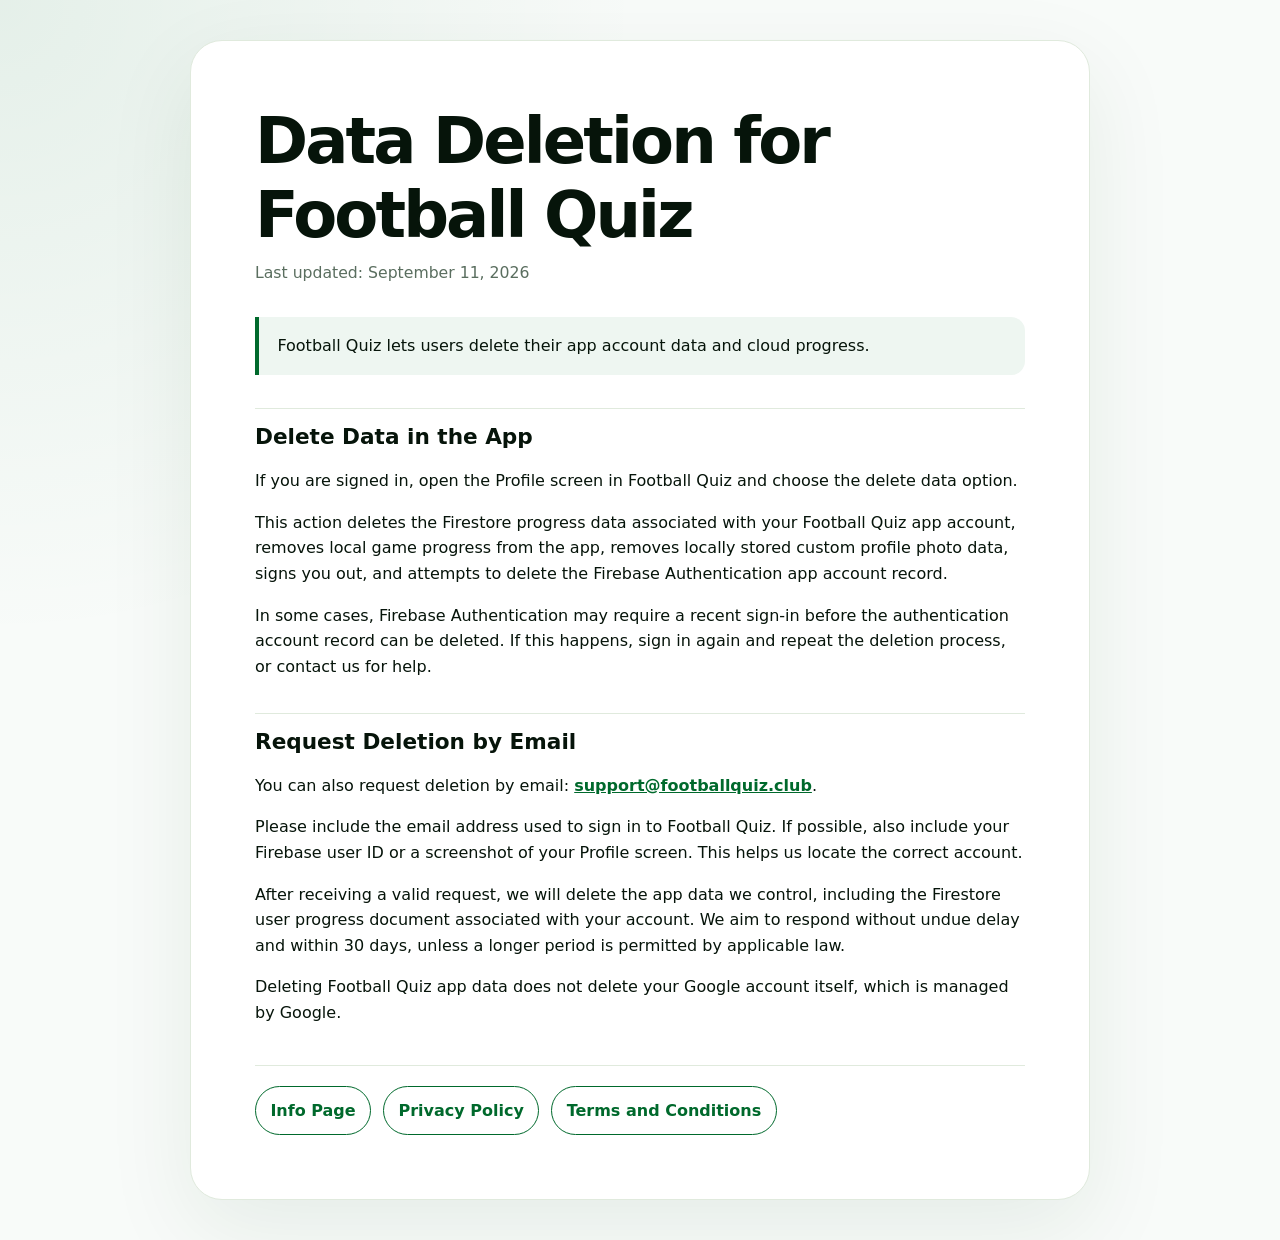
<file: data-deletion.html>
<!doctype html>
<html lang="en">
<head>
  <meta charset="utf-8">
  <meta name="viewport" content="width=device-width, initial-scale=1">
  <title>Data Deletion - Football Quiz</title>
  <link rel="icon" type="image/png" sizes="192x192" href="football_quiz_icon.png">
  <link rel="shortcut icon" type="image/png" href="football_quiz_icon.png">
  <link rel="apple-touch-icon" href="football_quiz_icon.png">
  <style>
    :root { 
      color-scheme: light; 
      --bg: #f8fbf9; 
      --paper: #ffffff; 
      --ink: #06140a; 
      --muted: #5a6e5f; 
      --accent: #00692c; 
      --line: #e0eadd; 
    }
    * { box-sizing: border-box; }
    body { 
      margin: 0; 
      background: radial-gradient(circle at top left, rgba(0, 105, 44, 0.08), transparent 40rem), #f8fbf9; 
      color: var(--ink); 
      font-family: 'Inter', ui-sans-serif, system-ui, -apple-system, sans-serif; 
      line-height: 1.6; 
    }
    main { 
      width: min(900px, calc(100% - 32px)); 
      margin: 40px auto; 
      padding: clamp(24px, 6vw, 64px); 
      background: var(--paper); 
      border: 1px solid var(--line); 
      border-radius: 32px; 
      box-shadow: 0 30px 90px rgba(0, 69, 29, 0.08); 
    }
    h1, h2 { line-height: 1.15; color: var(--ink); }
    h1 { margin: 0 0 8px; font-size: clamp(2.2rem, 5vw, 4rem); letter-spacing: -0.045em; }
    h2 { margin-top: 2.1rem; padding-top: 1rem; border-top: 1px solid var(--line); font-size: 1.35rem; }
    p, li { font-size: 1rem; }
    a { color: var(--accent); font-weight: 700; }
    .meta { margin: 0 0 2rem; color: var(--muted); font-size: 0.98rem; }
    .notice { padding: 1rem 1.15rem; border-left: 4px solid var(--accent); background: #eef6f1; border-radius: 0 14px 14px 0; }
    .nav { display: flex; flex-wrap: wrap; gap: 12px; margin-top: 2.5rem; padding-top: 1.25rem; border-top: 1px solid var(--line); }
    .nav a { display: inline-flex; padding: 0.65rem 0.9rem; border: 1px solid var(--accent); border-radius: 999px; text-decoration: none; }
  </style>
</head>
<body>
  <main>
    <h1>Data Deletion for Football Quiz</h1>
    <p class="meta">Last updated: September 11, 2026</p>
    <p class="notice">Football Quiz lets users delete their app account data and cloud progress.</p>

    <h2>Delete Data in the App</h2>
    <p>If you are signed in, open the Profile screen in Football Quiz and choose the delete data option.</p>
    <p>This action deletes the Firestore progress data associated with your Football Quiz app account, removes local game progress from the app, removes locally stored custom profile photo data, signs you out, and attempts to delete the Firebase Authentication app account record.</p>
    <p>In some cases, Firebase Authentication may require a recent sign-in before the authentication account record can be deleted. If this happens, sign in again and repeat the deletion process, or contact us for help.</p>

    <h2>Request Deletion by Email</h2>
    <p>You can also request deletion by email: <a href="mailto:support@footballquiz.club">support@footballquiz.club</a>.</p>
    <p>Please include the email address used to sign in to Football Quiz. If possible, also include your Firebase user ID or a screenshot of your Profile screen. This helps us locate the correct account.</p>
    <p>After receiving a valid request, we will delete the app data we control, including the Firestore user progress document associated with your account. We aim to respond without undue delay and within 30 days, unless a longer period is permitted by applicable law.</p>
    <p>Deleting Football Quiz app data does not delete your Google account itself, which is managed by Google.</p>

    <nav class="nav" aria-label="Related documents">
      <a href="index.html">Info Page</a>
      <a href="privacy-policy.html">Privacy Policy</a>
      <a href="terms-and-conditions.html">Terms and Conditions</a>
    </nav>
  </main>
</body>
</html>
</file>
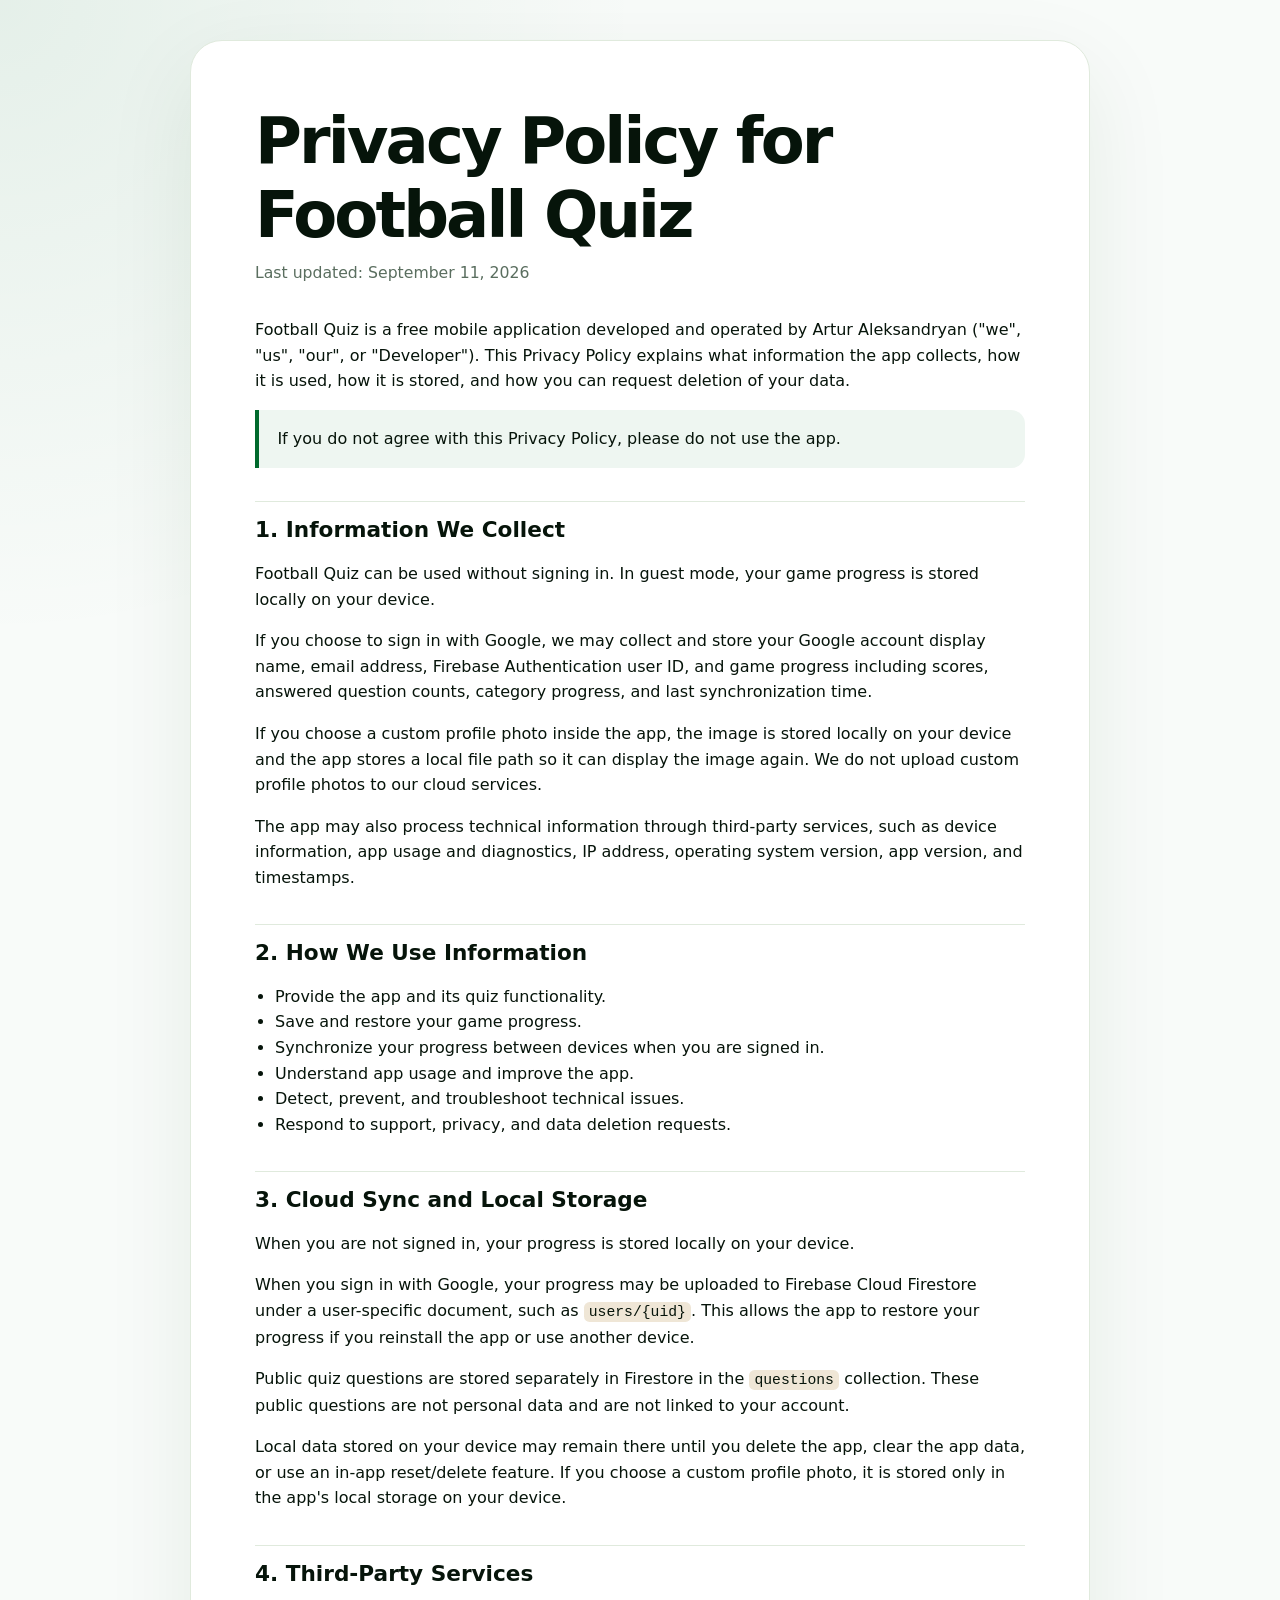
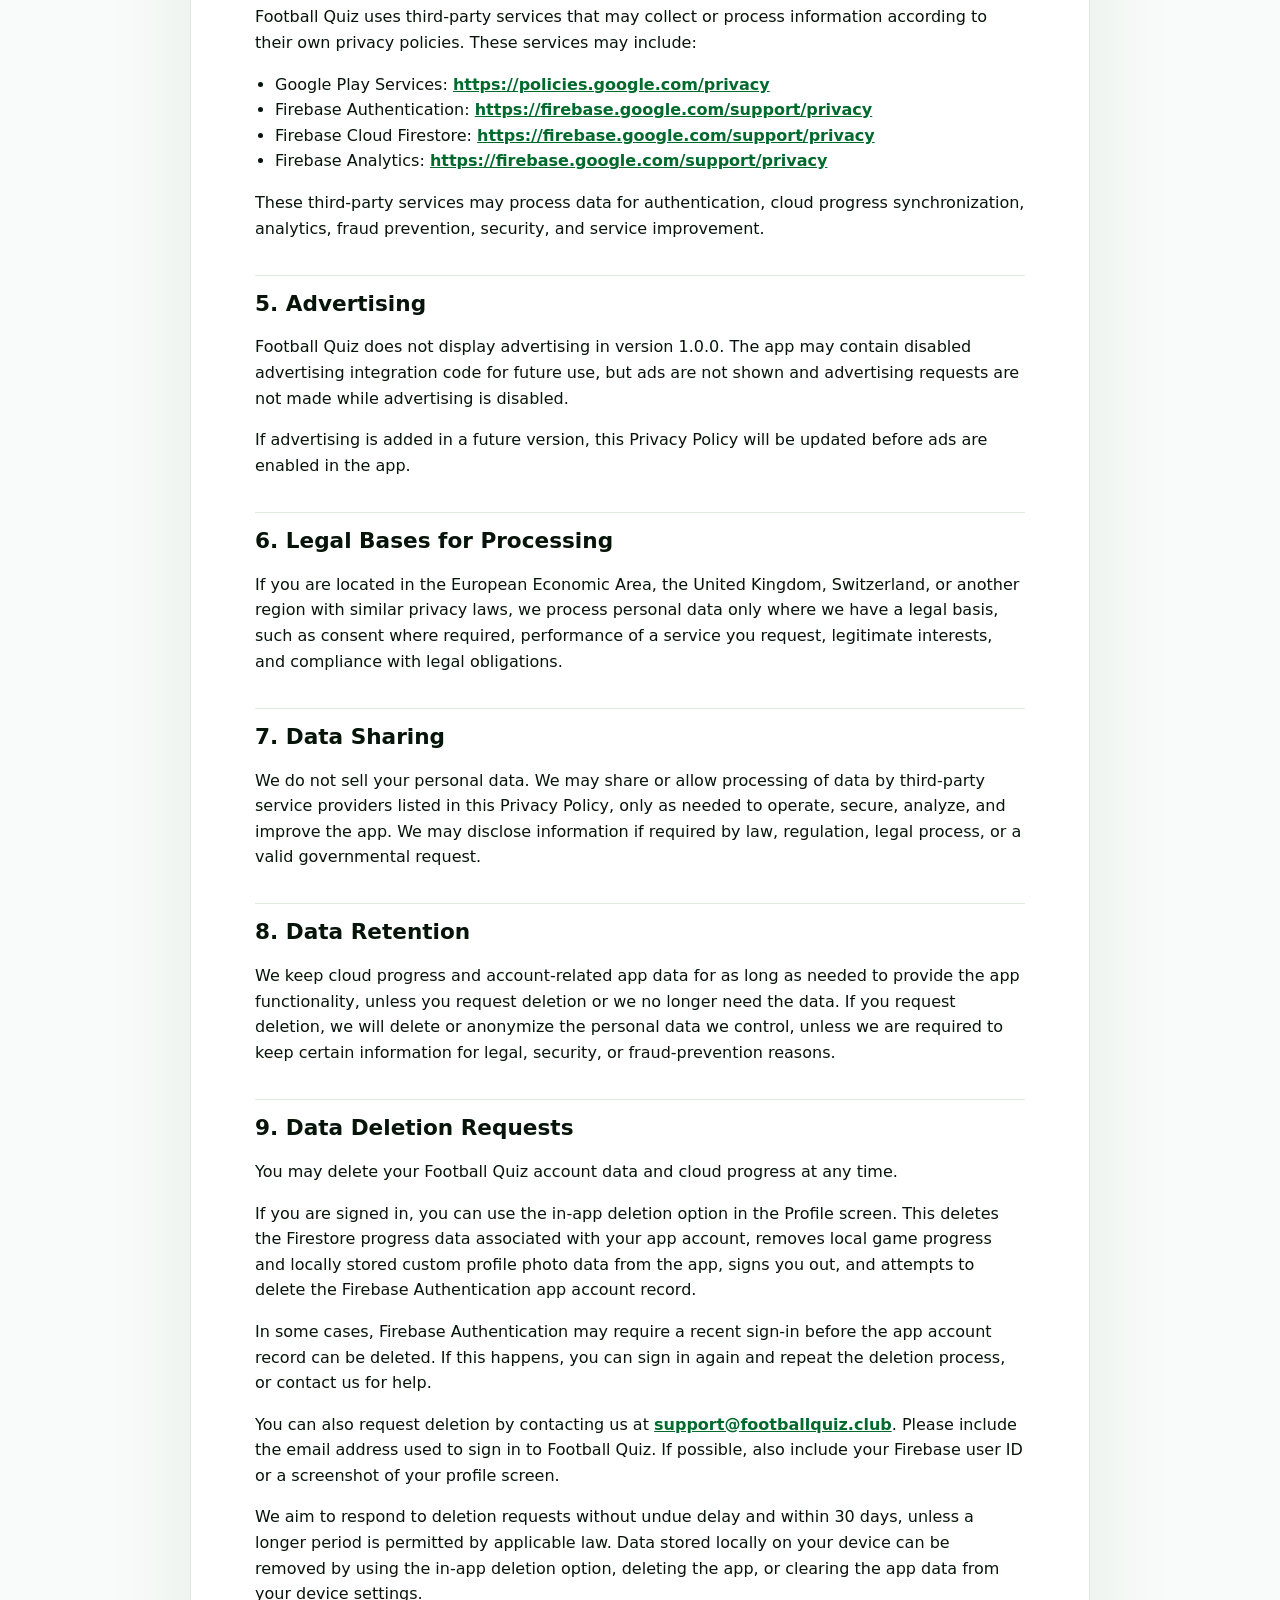
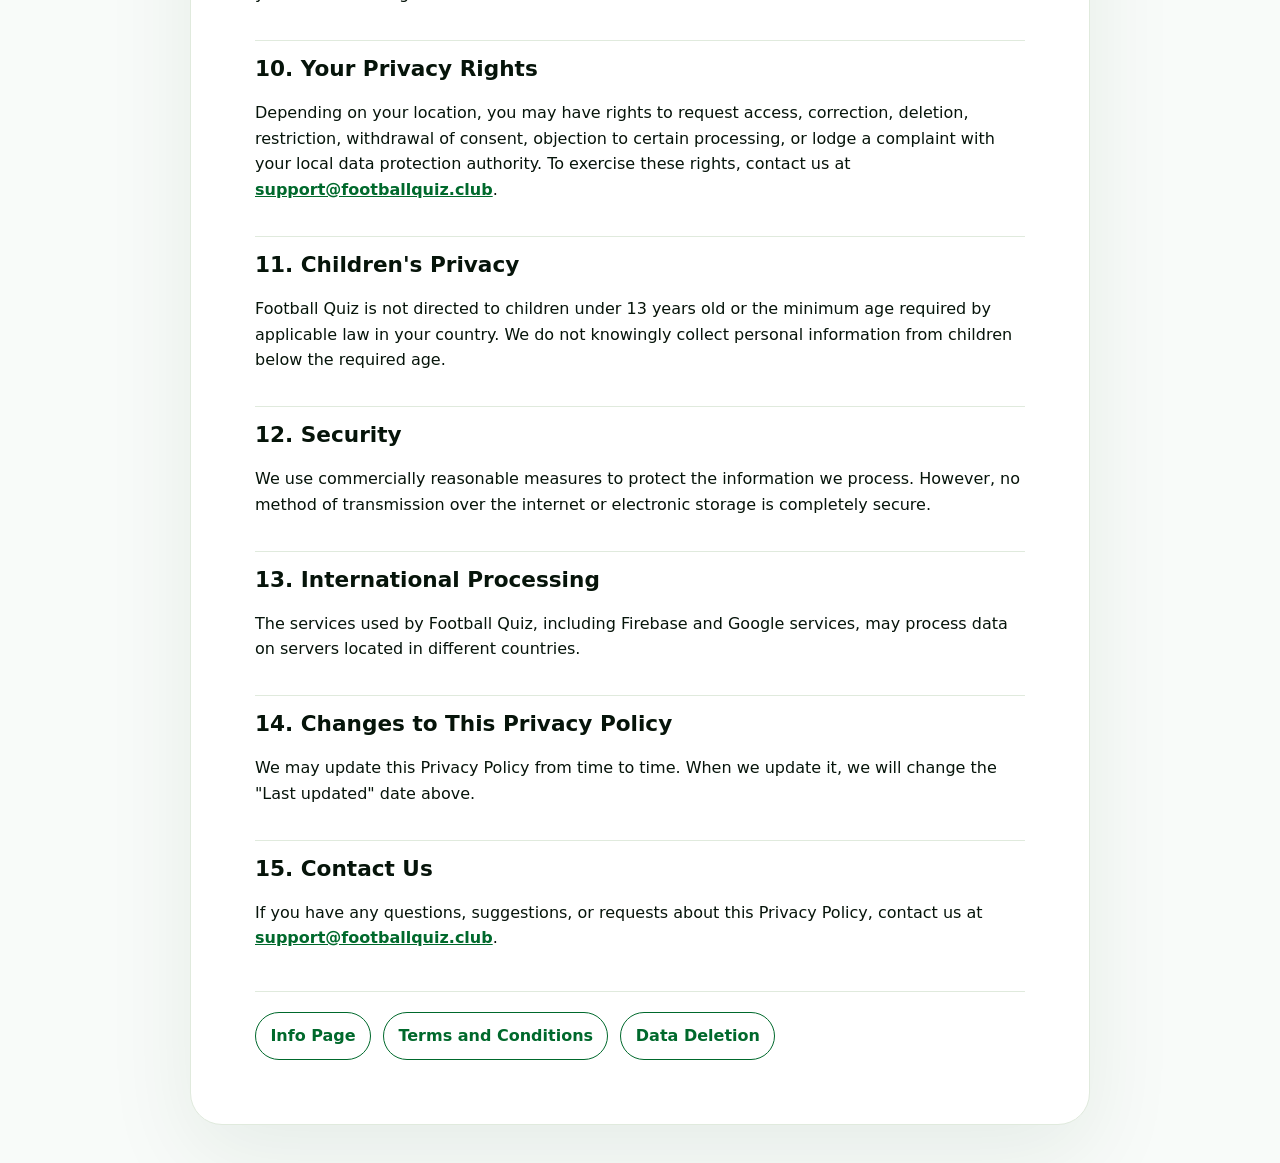
<file: privacy-policy.html>
<!doctype html>
<html lang="en">
<head>
  <meta charset="utf-8">
  <meta name="viewport" content="width=device-width, initial-scale=1">
  <title>Privacy Policy - Football Quiz</title>
  <link rel="icon" type="image/png" sizes="192x192" href="football_quiz_icon.png">
  <link rel="shortcut icon" type="image/png" href="football_quiz_icon.png">
  <link rel="apple-touch-icon" href="football_quiz_icon.png">
  <style>
    :root { 
      color-scheme: light; 
      --bg: #f8fbf9; 
      --paper: #ffffff; 
      --ink: #06140a; 
      --muted: #5a6e5f; 
      --accent: #00692c; 
      --line: #e0eadd; 
    }
    * { box-sizing: border-box; }
    body { 
      margin: 0; 
      background: radial-gradient(circle at top left, rgba(0, 105, 44, 0.08), transparent 40rem), #f8fbf9; 
      color: var(--ink); 
      font-family: 'Inter', ui-sans-serif, system-ui, -apple-system, sans-serif; 
      line-height: 1.6; 
    }
    main { 
      width: min(900px, calc(100% - 32px)); 
      margin: 40px auto; 
      padding: clamp(24px, 6vw, 64px); 
      background: var(--paper); 
      border: 1px solid var(--line); 
      border-radius: 32px; 
      box-shadow: 0 30px 90px rgba(0, 69, 29, 0.08); 
    }
    h1, h2 { line-height: 1.15; color: var(--ink); }
    h1 { margin: 0 0 8px; font-size: clamp(2.2rem, 5vw, 4rem); letter-spacing: -0.045em; }
    h2 { margin-top: 2.1rem; padding-top: 1rem; border-top: 1px solid var(--line); font-size: 1.35rem; }
    p, li { font-size: 1rem; }
    a { color: var(--accent); font-weight: 700; }
    ul { padding-left: 1.25rem; }
    code { padding: 0.12rem 0.32rem; border-radius: 0.35rem; background: #efe6d6; font-family: "SFMono-Regular", Consolas, monospace; font-size: 0.92em; }
    .meta { margin: 0 0 2rem; color: var(--muted); font-size: 0.98rem; }
    .notice { padding: 1rem 1.15rem; border-left: 4px solid var(--accent); background: #eef6f1; border-radius: 0 14px 14px 0; }
    .nav { display: flex; flex-wrap: wrap; gap: 12px; margin-top: 2.5rem; padding-top: 1.25rem; border-top: 1px solid var(--line); }
    .nav a { display: inline-flex; padding: 0.65rem 0.9rem; border: 1px solid var(--accent); border-radius: 999px; text-decoration: none; }
  </style>
</head>
<body>
  <main>
    <h1>Privacy Policy for Football Quiz</h1>
    <p class="meta">Last updated: September 11, 2026</p>
    <p>Football Quiz is a free mobile application developed and operated by Artur Aleksandryan ("we", "us", "our", or "Developer"). This Privacy Policy explains what information the app collects, how it is used, how it is stored, and how you can request deletion of your data.</p>
    <p class="notice">If you do not agree with this Privacy Policy, please do not use the app.</p>

    <h2>1. Information We Collect</h2>
    <p>Football Quiz can be used without signing in. In guest mode, your game progress is stored locally on your device.</p>
    <p>If you choose to sign in with Google, we may collect and store your Google account display name, email address, Firebase Authentication user ID, and game progress including scores, answered question counts, category progress, and last synchronization time.</p>
    <p>If you choose a custom profile photo inside the app, the image is stored locally on your device and the app stores a local file path so it can display the image again. We do not upload custom profile photos to our cloud services.</p>
    <p>The app may also process technical information through third-party services, such as device information, app usage and diagnostics, IP address, operating system version, app version, and timestamps.</p>

    <h2>2. How We Use Information</h2>
    <ul>
      <li>Provide the app and its quiz functionality.</li>
      <li>Save and restore your game progress.</li>
      <li>Synchronize your progress between devices when you are signed in.</li>
      <li>Understand app usage and improve the app.</li>
      <li>Detect, prevent, and troubleshoot technical issues.</li>
      <li>Respond to support, privacy, and data deletion requests.</li>
    </ul>

    <h2>3. Cloud Sync and Local Storage</h2>
    <p>When you are not signed in, your progress is stored locally on your device.</p>
    <p>When you sign in with Google, your progress may be uploaded to Firebase Cloud Firestore under a user-specific document, such as <code>users/{uid}</code>. This allows the app to restore your progress if you reinstall the app or use another device.</p>
    <p>Public quiz questions are stored separately in Firestore in the <code>questions</code> collection. These public questions are not personal data and are not linked to your account.</p>
    <p>Local data stored on your device may remain there until you delete the app, clear the app data, or use an in-app reset/delete feature. If you choose a custom profile photo, it is stored only in the app's local storage on your device.</p>

    <h2>4. Third-Party Services</h2>
    <p>Football Quiz uses third-party services that may collect or process information according to their own privacy policies. These services may include:</p>
    <ul>
      <li>Google Play Services: <a href="https://policies.google.com/privacy">https://policies.google.com/privacy</a></li>
      <li>Firebase Authentication: <a href="https://firebase.google.com/support/privacy">https://firebase.google.com/support/privacy</a></li>
      <li>Firebase Cloud Firestore: <a href="https://firebase.google.com/support/privacy">https://firebase.google.com/support/privacy</a></li>
      <li>Firebase Analytics: <a href="https://firebase.google.com/support/privacy">https://firebase.google.com/support/privacy</a></li>
    </ul>
    <p>These third-party services may process data for authentication, cloud progress synchronization, analytics, fraud prevention, security, and service improvement.</p>

    <h2>5. Advertising</h2>
    <p>Football Quiz does not display advertising in version 1.0.0. The app may contain disabled advertising integration code for future use, but ads are not shown and advertising requests are not made while advertising is disabled.</p>
    <p>If advertising is added in a future version, this Privacy Policy will be updated before ads are enabled in the app.</p>

    <h2>6. Legal Bases for Processing</h2>
    <p>If you are located in the European Economic Area, the United Kingdom, Switzerland, or another region with similar privacy laws, we process personal data only where we have a legal basis, such as consent where required, performance of a service you request, legitimate interests, and compliance with legal obligations.</p>

    <h2>7. Data Sharing</h2>
    <p>We do not sell your personal data. We may share or allow processing of data by third-party service providers listed in this Privacy Policy, only as needed to operate, secure, analyze, and improve the app. We may disclose information if required by law, regulation, legal process, or a valid governmental request.</p>

    <h2>8. Data Retention</h2>
    <p>We keep cloud progress and account-related app data for as long as needed to provide the app functionality, unless you request deletion or we no longer need the data. If you request deletion, we will delete or anonymize the personal data we control, unless we are required to keep certain information for legal, security, or fraud-prevention reasons.</p>

    <h2>9. Data Deletion Requests</h2>
    <p>You may delete your Football Quiz account data and cloud progress at any time.</p>
    <p>If you are signed in, you can use the in-app deletion option in the Profile screen. This deletes the Firestore progress data associated with your app account, removes local game progress and locally stored custom profile photo data from the app, signs you out, and attempts to delete the Firebase Authentication app account record.</p>
    <p>In some cases, Firebase Authentication may require a recent sign-in before the app account record can be deleted. If this happens, you can sign in again and repeat the deletion process, or contact us for help.</p>
    <p>You can also request deletion by contacting us at <a href="mailto:support@footballquiz.club">support@footballquiz.club</a>. Please include the email address used to sign in to Football Quiz. If possible, also include your Firebase user ID or a screenshot of your profile screen.</p>
    <p>We aim to respond to deletion requests without undue delay and within 30 days, unless a longer period is permitted by applicable law. Data stored locally on your device can be removed by using the in-app deletion option, deleting the app, or clearing the app data from your device settings.</p>

    <h2>10. Your Privacy Rights</h2>
    <p>Depending on your location, you may have rights to request access, correction, deletion, restriction, withdrawal of consent, objection to certain processing, or lodge a complaint with your local data protection authority. To exercise these rights, contact us at <a href="mailto:support@footballquiz.club">support@footballquiz.club</a>.</p>

    <h2>11. Children's Privacy</h2>
    <p>Football Quiz is not directed to children under 13 years old or the minimum age required by applicable law in your country. We do not knowingly collect personal information from children below the required age.</p>

    <h2>12. Security</h2>
    <p>We use commercially reasonable measures to protect the information we process. However, no method of transmission over the internet or electronic storage is completely secure.</p>

    <h2>13. International Processing</h2>
    <p>The services used by Football Quiz, including Firebase and Google services, may process data on servers located in different countries.</p>

    <h2>14. Changes to This Privacy Policy</h2>
    <p>We may update this Privacy Policy from time to time. When we update it, we will change the "Last updated" date above.</p>

    <h2>15. Contact Us</h2>
    <p>If you have any questions, suggestions, or requests about this Privacy Policy, contact us at <a href="mailto:support@footballquiz.club">support@footballquiz.club</a>.</p>

    <nav class="nav" aria-label="Related documents">
      <a href="index.html">Info Page</a>
      <a href="terms-and-conditions.html">Terms and Conditions</a>
      <a href="data-deletion.html">Data Deletion</a>
    </nav>
  </main>
</body>
</html>
</file>
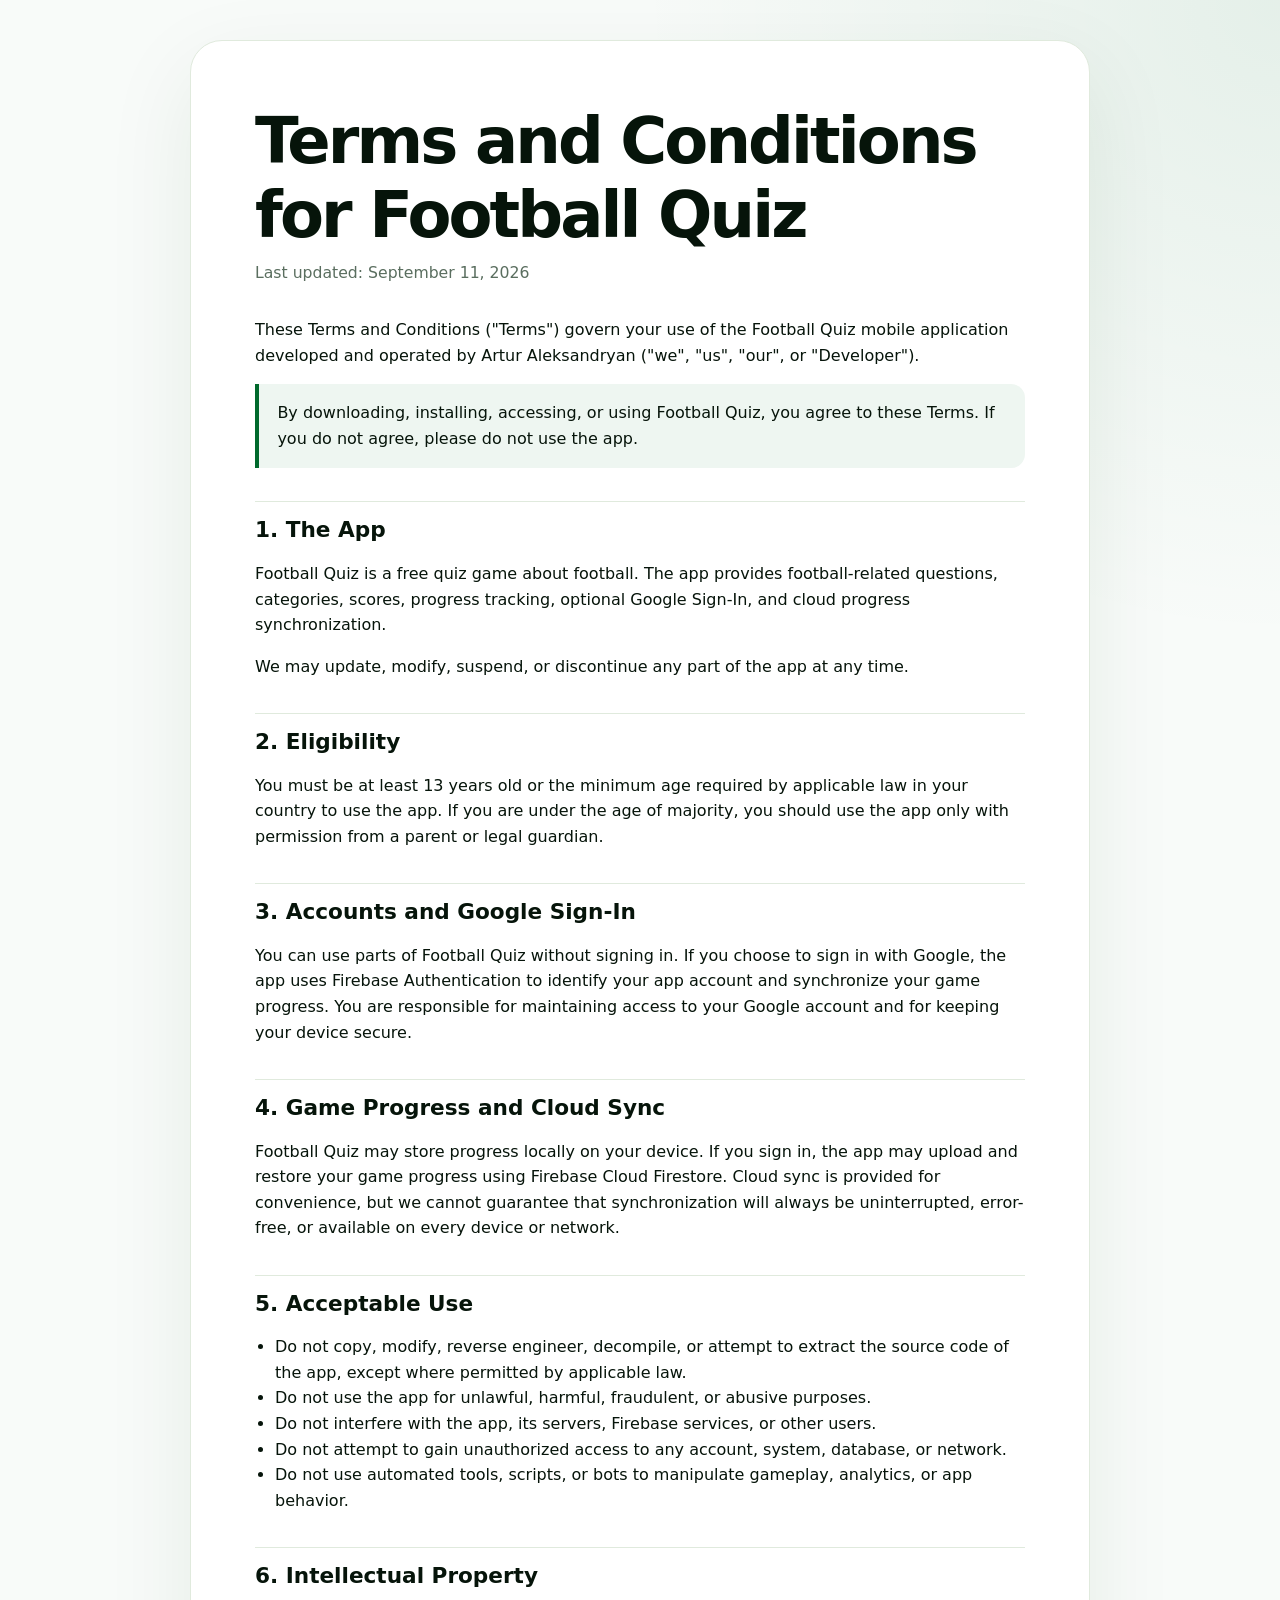
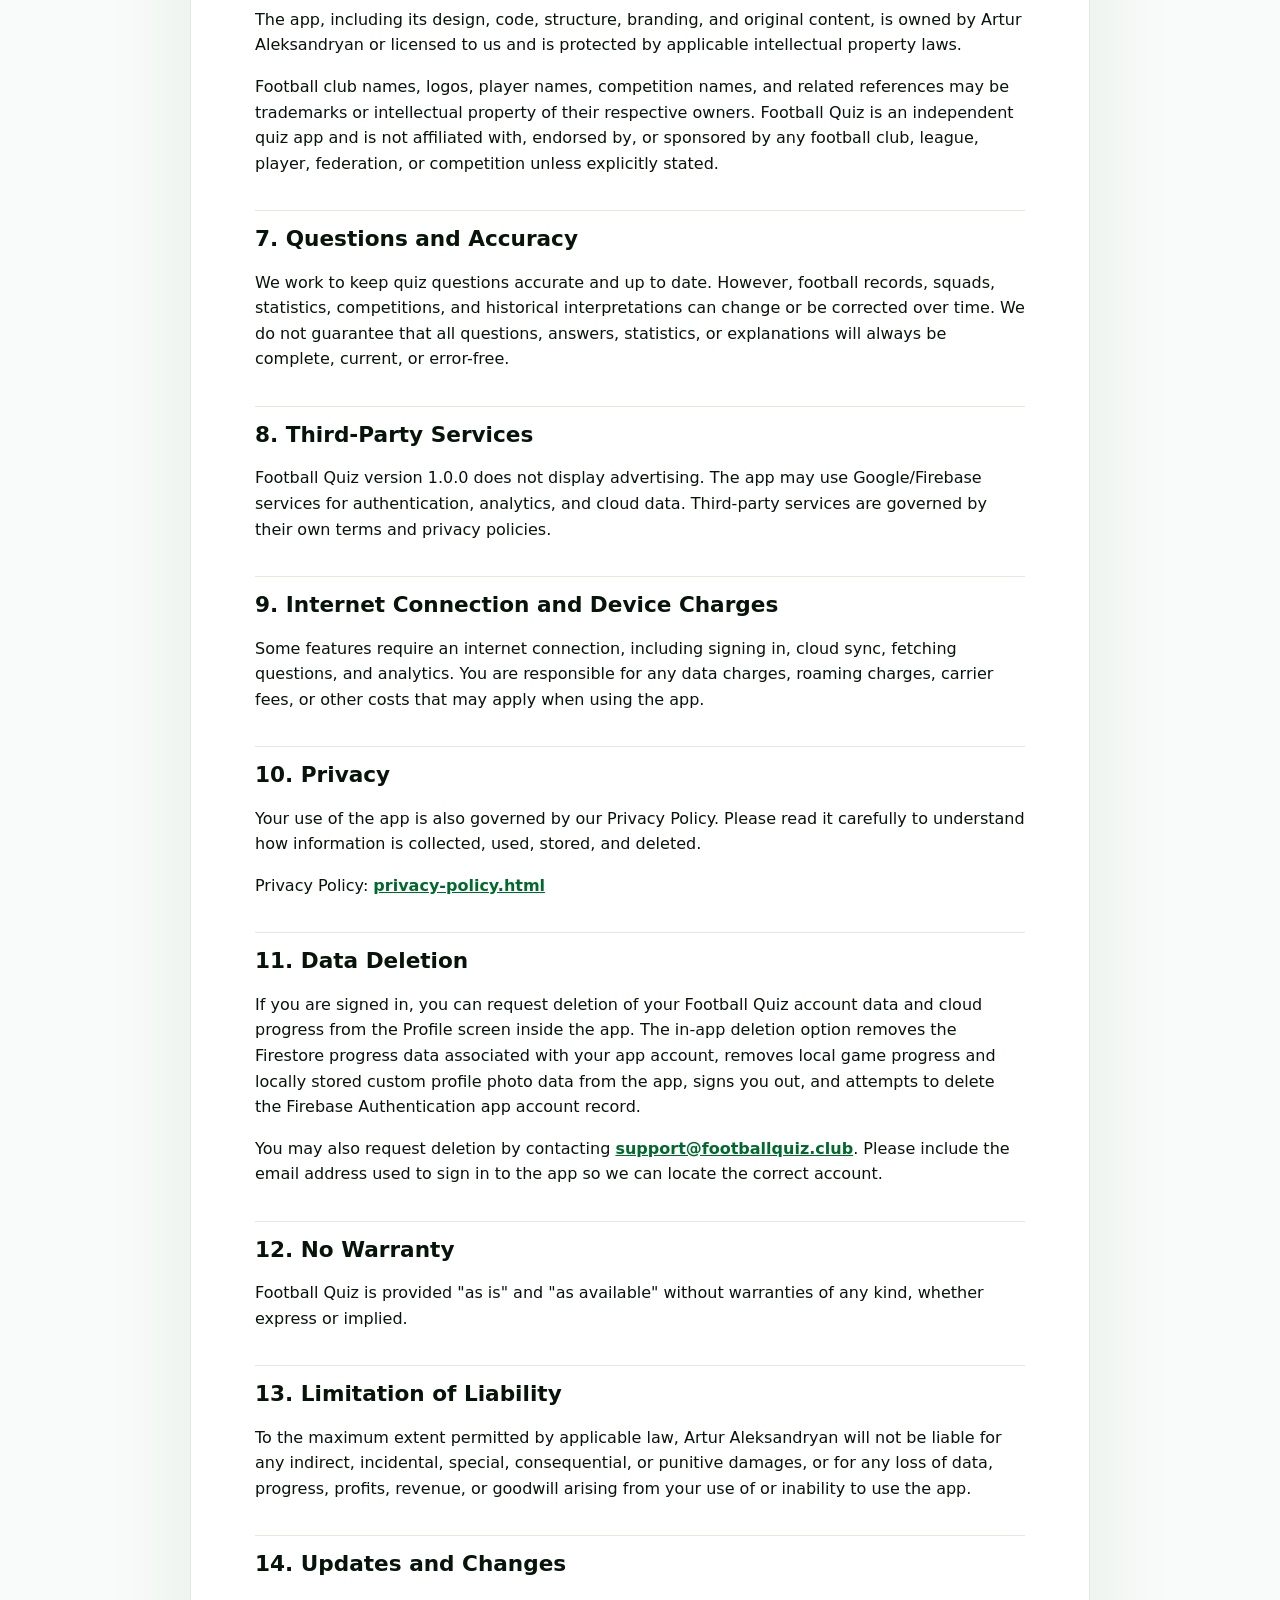
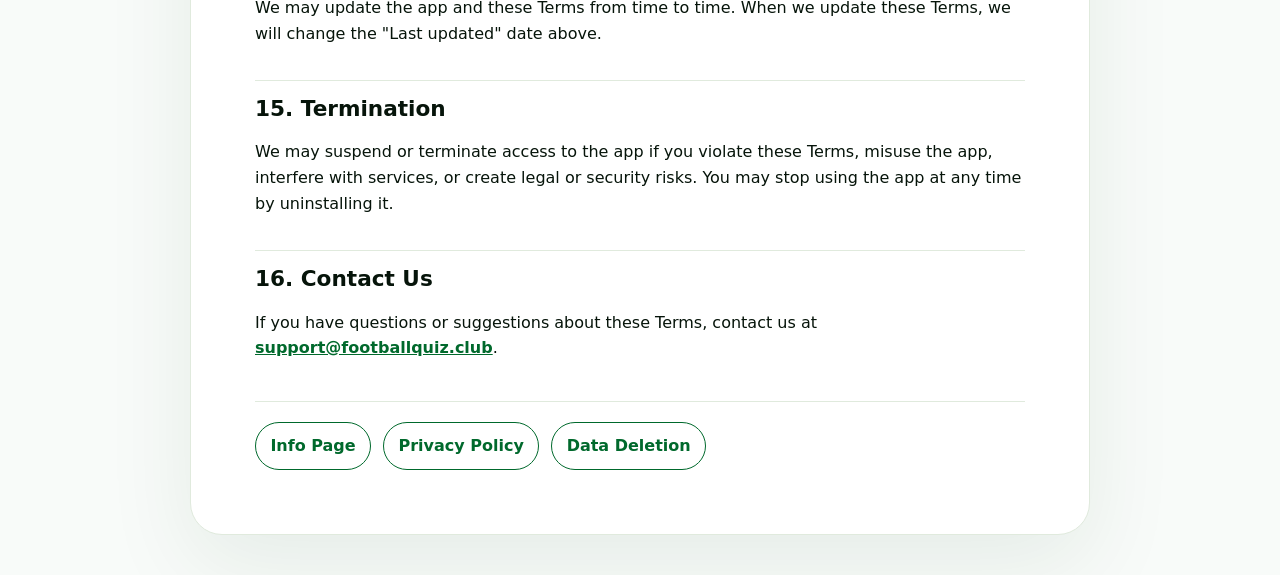
<file: terms-and-conditions.html>
<!doctype html>
<html lang="en">
<head>
  <meta charset="utf-8">
  <meta name="viewport" content="width=device-width, initial-scale=1">
  <title>Terms and Conditions - Football Quiz</title>
  <link rel="icon" type="image/png" sizes="192x192" href="football_quiz_icon.png">
  <link rel="shortcut icon" type="image/png" href="football_quiz_icon.png">
  <link rel="apple-touch-icon" href="football_quiz_icon.png">
  <style>
    :root { 
      color-scheme: light; 
      --bg: #f8fbf9; 
      --paper: #ffffff; 
      --ink: #06140a; 
      --muted: #5a6e5f; 
      --accent: #00692c; 
      --line: #e0eadd; 
    }
    * { box-sizing: border-box; }
    body { 
      margin: 0; 
      background: radial-gradient(circle at top right, rgba(0, 105, 44, 0.08), transparent 40rem), #f8fbf9; 
      color: var(--ink); 
      font-family: 'Inter', ui-sans-serif, system-ui, -apple-system, sans-serif; 
      line-height: 1.6; 
    }
    main { 
      width: min(900px, calc(100% - 32px)); 
      margin: 40px auto; 
      padding: clamp(24px, 6vw, 64px); 
      background: var(--paper); 
      border: 1px solid var(--line); 
      border-radius: 32px; 
      box-shadow: 0 30px 90px rgba(0, 69, 29, 0.08); 
    }
    h1, h2 { line-height: 1.15; color: var(--ink); }
    h1 { margin: 0 0 8px; font-size: clamp(2.2rem, 5vw, 4rem); letter-spacing: -0.045em; }
    h2 { margin-top: 2.1rem; padding-top: 1rem; border-top: 1px solid var(--line); font-size: 1.35rem; }
    p, li { font-size: 1rem; }
    a { color: var(--accent); font-weight: 700; }
    ul { padding-left: 1.25rem; }
    .meta { margin: 0 0 2rem; color: var(--muted); font-size: 0.98rem; }
    .notice { padding: 1rem 1.15rem; border-left: 4px solid var(--accent); background: #eef6f1; border-radius: 0 14px 14px 0; }
    .nav { display: flex; flex-wrap: wrap; gap: 12px; margin-top: 2.5rem; padding-top: 1.25rem; border-top: 1px solid var(--line); }
    .nav a { display: inline-flex; padding: 0.65rem 0.9rem; border: 1px solid var(--accent); border-radius: 999px; text-decoration: none; }
  </style>
</head>
<body>
  <main>
    <h1>Terms and Conditions for Football Quiz</h1>
    <p class="meta">Last updated: September 11, 2026</p>
    <p>These Terms and Conditions ("Terms") govern your use of the Football Quiz mobile application developed and operated by Artur Aleksandryan ("we", "us", "our", or "Developer").</p>
    <p class="notice">By downloading, installing, accessing, or using Football Quiz, you agree to these Terms. If you do not agree, please do not use the app.</p>

    <h2>1. The App</h2>
    <p>Football Quiz is a free quiz game about football. The app provides football-related questions, categories, scores, progress tracking, optional Google Sign-In, and cloud progress synchronization.</p>
    <p>We may update, modify, suspend, or discontinue any part of the app at any time.</p>

    <h2>2. Eligibility</h2>
    <p>You must be at least 13 years old or the minimum age required by applicable law in your country to use the app. If you are under the age of majority, you should use the app only with permission from a parent or legal guardian.</p>

    <h2>3. Accounts and Google Sign-In</h2>
    <p>You can use parts of Football Quiz without signing in. If you choose to sign in with Google, the app uses Firebase Authentication to identify your app account and synchronize your game progress. You are responsible for maintaining access to your Google account and for keeping your device secure.</p>

    <h2>4. Game Progress and Cloud Sync</h2>
    <p>Football Quiz may store progress locally on your device. If you sign in, the app may upload and restore your game progress using Firebase Cloud Firestore. Cloud sync is provided for convenience, but we cannot guarantee that synchronization will always be uninterrupted, error-free, or available on every device or network.</p>

    <h2>5. Acceptable Use</h2>
    <ul>
      <li>Do not copy, modify, reverse engineer, decompile, or attempt to extract the source code of the app, except where permitted by applicable law.</li>
      <li>Do not use the app for unlawful, harmful, fraudulent, or abusive purposes.</li>
      <li>Do not interfere with the app, its servers, Firebase services, or other users.</li>
      <li>Do not attempt to gain unauthorized access to any account, system, database, or network.</li>
      <li>Do not use automated tools, scripts, or bots to manipulate gameplay, analytics, or app behavior.</li>
    </ul>

    <h2>6. Intellectual Property</h2>
    <p>The app, including its design, code, structure, branding, and original content, is owned by Artur Aleksandryan or licensed to us and is protected by applicable intellectual property laws.</p>
    <p>Football club names, logos, player names, competition names, and related references may be trademarks or intellectual property of their respective owners. Football Quiz is an independent quiz app and is not affiliated with, endorsed by, or sponsored by any football club, league, player, federation, or competition unless explicitly stated.</p>

    <h2>7. Questions and Accuracy</h2>
    <p>We work to keep quiz questions accurate and up to date. However, football records, squads, statistics, competitions, and historical interpretations can change or be corrected over time. We do not guarantee that all questions, answers, statistics, or explanations will always be complete, current, or error-free.</p>

    <h2>8. Third-Party Services</h2>
    <p>Football Quiz version 1.0.0 does not display advertising. The app may use Google/Firebase services for authentication, analytics, and cloud data. Third-party services are governed by their own terms and privacy policies.</p>

    <h2>9. Internet Connection and Device Charges</h2>
    <p>Some features require an internet connection, including signing in, cloud sync, fetching questions, and analytics. You are responsible for any data charges, roaming charges, carrier fees, or other costs that may apply when using the app.</p>

    <h2>10. Privacy</h2>
    <p>Your use of the app is also governed by our Privacy Policy. Please read it carefully to understand how information is collected, used, stored, and deleted.</p>
    <p>Privacy Policy: <a href="privacy-policy.html">privacy-policy.html</a></p>

    <h2>11. Data Deletion</h2>
    <p>If you are signed in, you can request deletion of your Football Quiz account data and cloud progress from the Profile screen inside the app. The in-app deletion option removes the Firestore progress data associated with your app account, removes local game progress and locally stored custom profile photo data from the app, signs you out, and attempts to delete the Firebase Authentication app account record.</p>
    <p>You may also request deletion by contacting <a href="mailto:support@footballquiz.club">support@footballquiz.club</a>. Please include the email address used to sign in to the app so we can locate the correct account.</p>

    <h2>12. No Warranty</h2>
    <p>Football Quiz is provided "as is" and "as available" without warranties of any kind, whether express or implied.</p>

    <h2>13. Limitation of Liability</h2>
    <p>To the maximum extent permitted by applicable law, Artur Aleksandryan will not be liable for any indirect, incidental, special, consequential, or punitive damages, or for any loss of data, progress, profits, revenue, or goodwill arising from your use of or inability to use the app.</p>

    <h2>14. Updates and Changes</h2>
    <p>We may update the app and these Terms from time to time. When we update these Terms, we will change the "Last updated" date above.</p>

    <h2>15. Termination</h2>
    <p>We may suspend or terminate access to the app if you violate these Terms, misuse the app, interfere with services, or create legal or security risks. You may stop using the app at any time by uninstalling it.</p>

    <h2>16. Contact Us</h2>
    <p>If you have questions or suggestions about these Terms, contact us at <a href="mailto:support@footballquiz.club">support@footballquiz.club</a>.</p>

    <nav class="nav" aria-label="Related documents">
      <a href="index.html">Info Page</a>
      <a href="privacy-policy.html">Privacy Policy</a>
      <a href="data-deletion.html">Data Deletion</a>
    </nav>
  </main>
</body>
</html>
</file>
